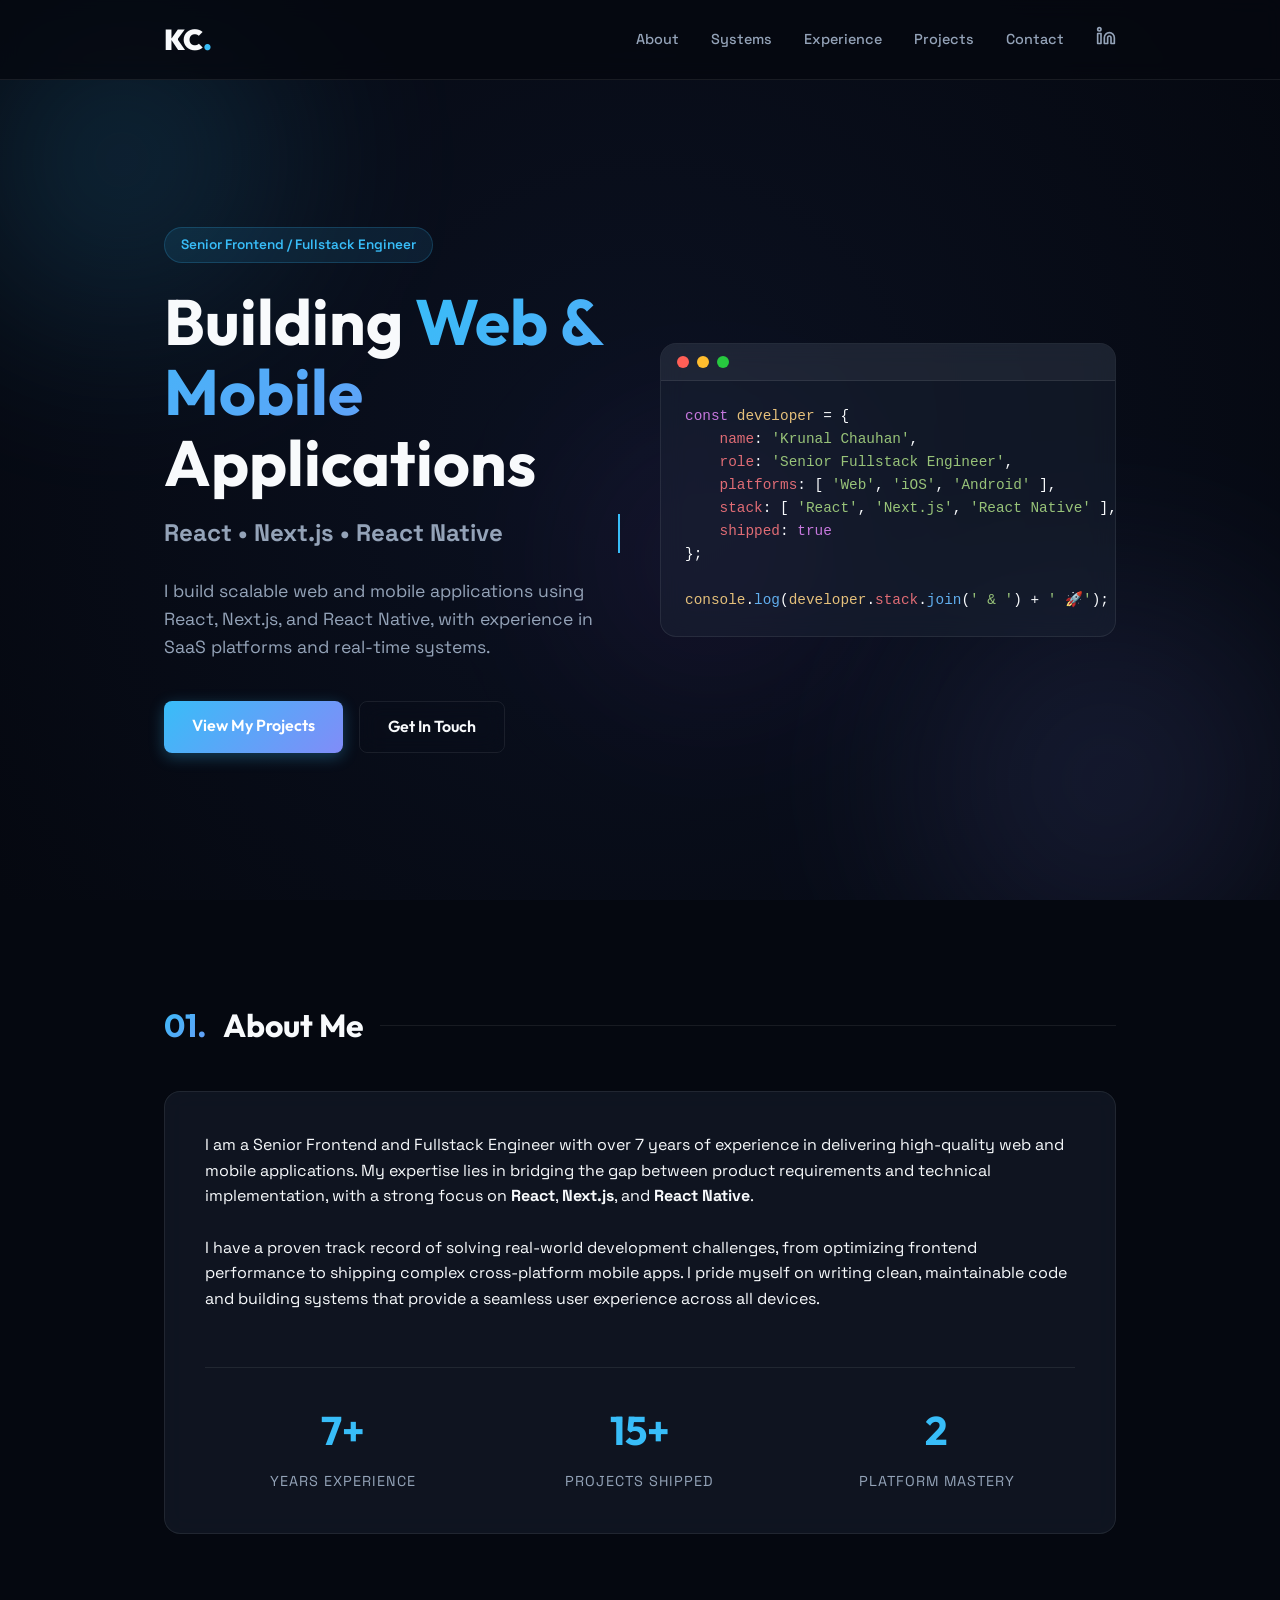
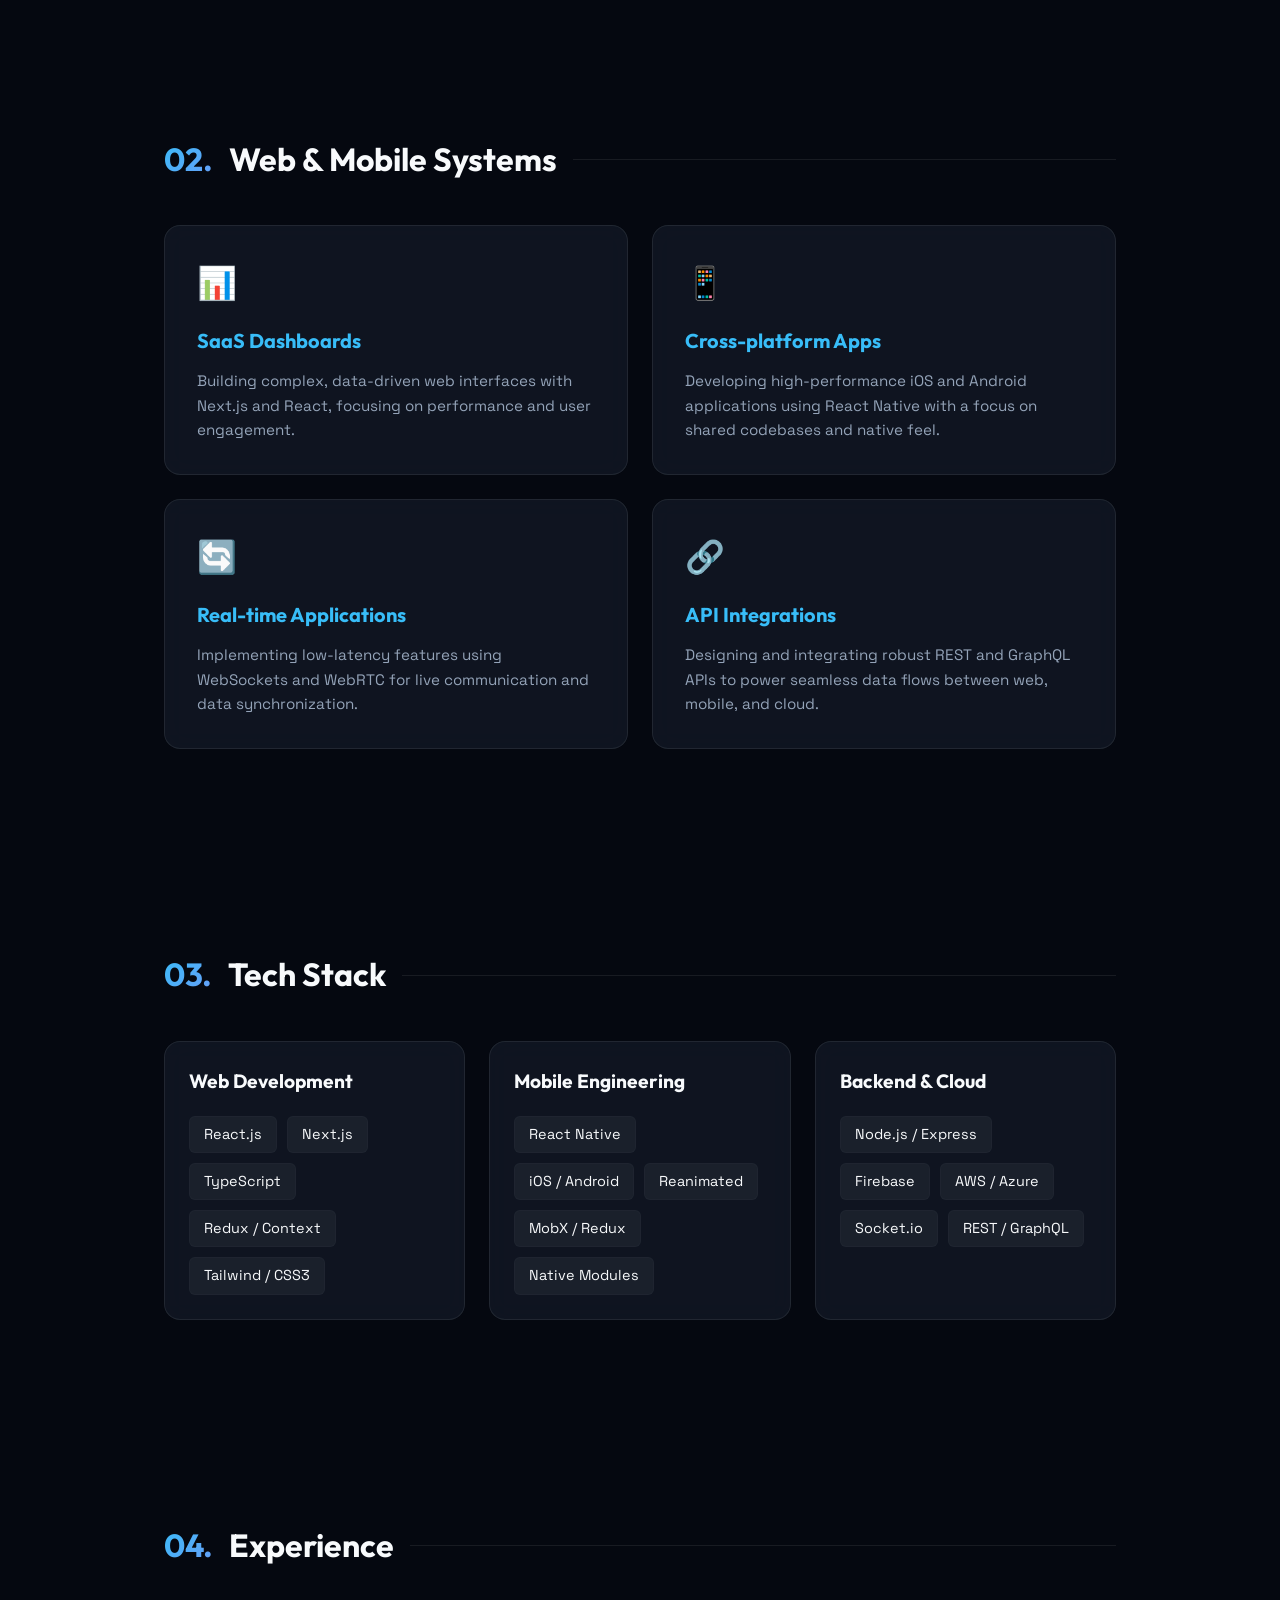
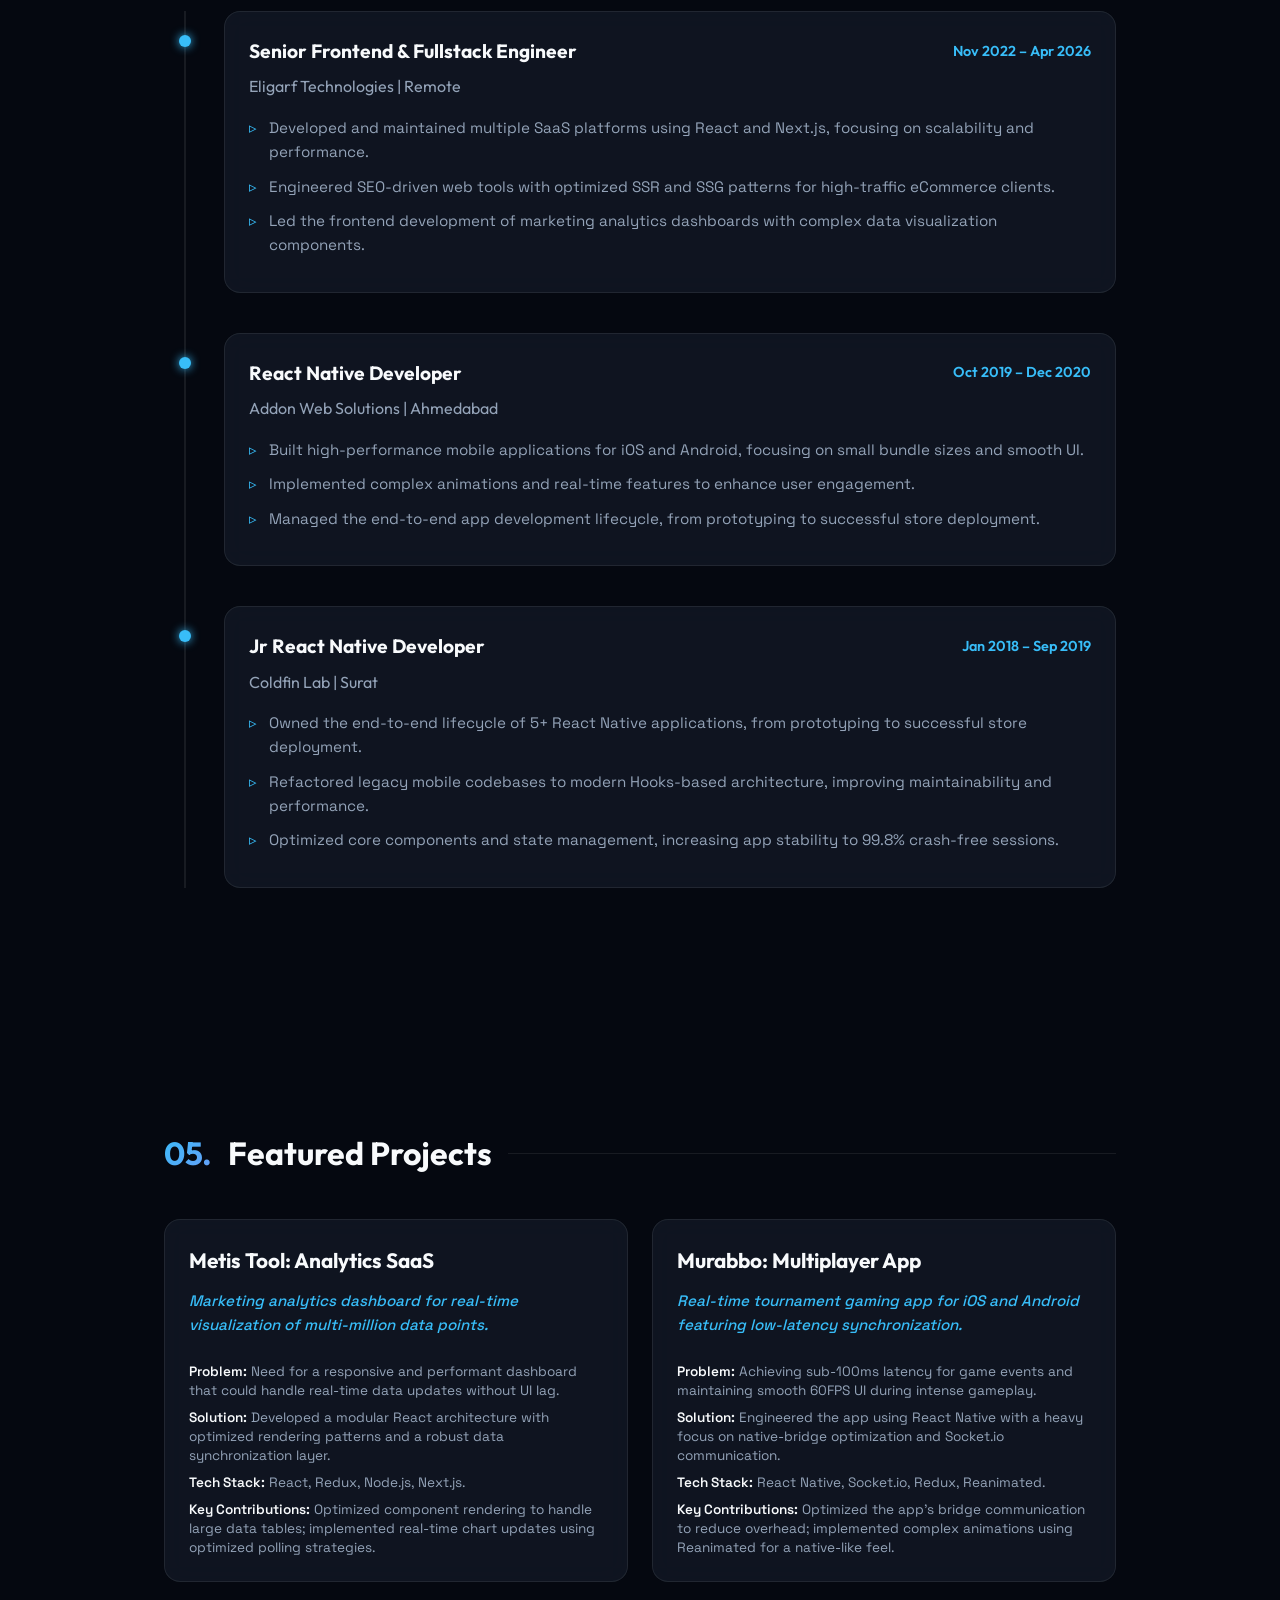
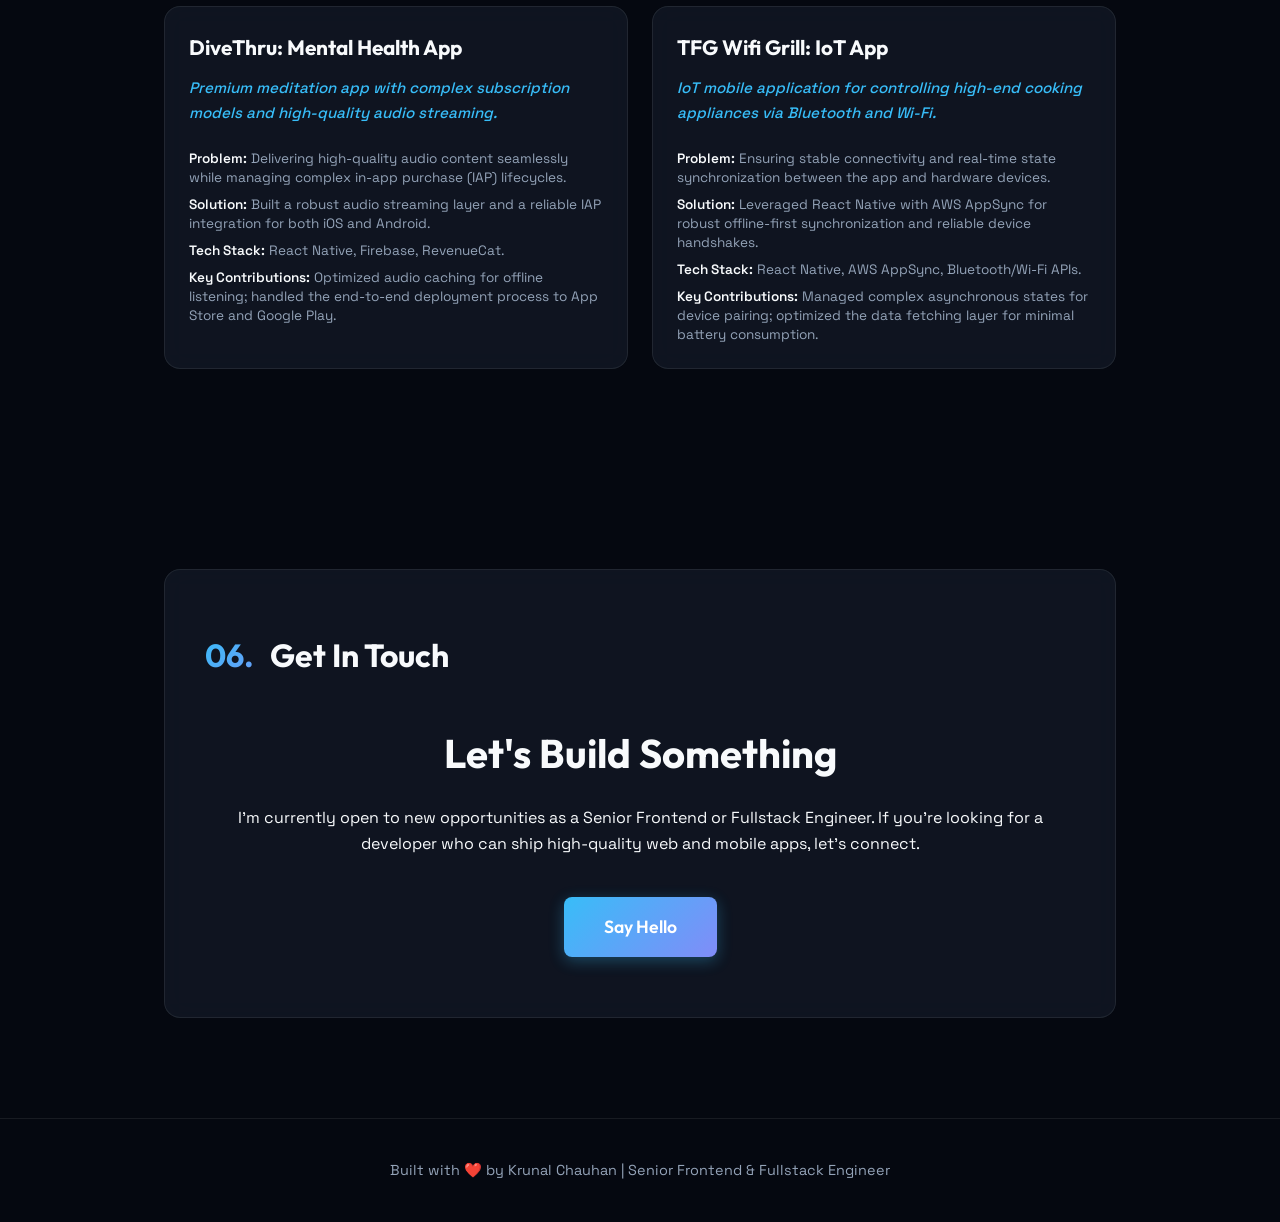
<file: index.html>
<!DOCTYPE html>
<html lang="en">

<head>
    <meta charset="UTF-8">
    <meta name="viewport" content="width=device-width, initial-scale=1.0">
    <title>Krunal Chauhan | Senior Frontend & Fullstack Engineer</title>

    <!-- Primary Meta Tags -->
    <meta name="title" content="Krunal Chauhan | Senior Frontend & Fullstack Engineer">
    <meta name="description"
        content="Senior Frontend and Fullstack Engineer specializing in scalable web and mobile applications. Expert in React, Next.js, and React Native for SaaS and real-time systems.">
    <meta name="keywords"
        content="Krunal Chauhan, Senior Frontend Engineer, Fullstack Developer, React Native, React.js, Next.js, SaaS, Mobile App Development">
    <meta name="author" content="Krunal Chauhan">
    <meta name="robots" content="index, follow">
    <meta name="google-site-verification" content="lyGJl-vVJK7asT3OGb6gschue_wwhe8Gmz9ntDX6K-c" />

    <!-- Open Graph / Facebook -->
    <meta property="og:type" content="website">
    <meta property="og:url" content="https://krunalchauhan.com/">
    <meta property="og:title" content="Krunal Chauhan | Senior Frontend & Fullstack Engineer">
    <meta property="og:description"
        content="I build scalable web and mobile applications using React, Next.js, and React Native, with experience in SaaS platforms and real-time systems.">

    <!-- Twitter -->
    <meta property="twitter:card" content="summary_large_image">
    <meta property="twitter:url" content="https://krunalchauhan.com/">
    <meta property="twitter:title" content="Krunal Chauhan | Senior Frontend & Fullstack Engineer">
    <meta property="twitter:description"
        content="I build scalable web and mobile applications using React, Next.js, and React Native, with experience in SaaS platforms and real-time systems.">

    <!-- Google Fonts -->
    <link rel="preconnect" href="https://fonts.googleapis.com">
    <link rel="preconnect" href="https://fonts.gstatic.com" crossorigin>
    <link
        href="https://fonts.googleapis.com/css2?family=Outfit:wght@300;400;500;700;900&family=Space+Grotesk:wght@400;600&display=swap"
        rel="stylesheet">
    <link rel="stylesheet" href="style.css">
</head>

<body>
    <!-- Abstract Background -->
    <div class="bg-mesh">
        <div class="blob blob-1"></div>
        <div class="blob blob-2"></div>
        <div class="blob blob-3"></div>
    </div>

    <!-- Navigation -->
    <nav class="navbar">
        <div class="nav-content">
            <a href="#hero" class="logo">KC<span class="dot">.</span></a>
            <ul class="nav-links">
                <li><a href="#about">About</a></li>
                <li><a href="#systems">Systems</a></li>
                <li><a href="#experience">Experience</a></li>
                <li><a href="#projects">Projects</a></li>
                <li><a href="#contact">Contact</a></li>
                <li><a href="https://linkedin.com/in/krunal-chauhan-104ba1167" target="_blank" rel="noopener noreferrer"
                        class="nav-icon" title="LinkedIn Profile"><svg xmlns="http://www.w3.org/2000/svg" width="20"
                            height="20" viewBox="0 0 24 24" fill="none" stroke="currentColor" stroke-width="2"
                            stroke-linecap="round" stroke-linejoin="round">
                            <path d="M16 8a6 6 0 0 1 6 6v7h-4v-7a2 2 0 0 0-2-2 2 2 0 0 0-2 2v7h-4v-7a6 6 0 0 1 6-6z">
                            </path>
                            <rect x="2" y="9" width="4" height="12"></rect>
                            <circle cx="4" cy="4" r="2"></circle>
                        </svg></a></li>
            </ul>
        </div>
    </nav>

    <main class="container">
        <!-- Hero Section -->
        <section id="hero" class="hero">
            <div class="hero-content fade-in-up">
                <span class="badge">Senior Frontend / Fullstack Engineer</span>
                <h1 class="hero-title">
                    Building <span class="gradient-text">Web & Mobile</span> Applications
                </h1>
                <h2 class="hero-subtitle type-effect">React • Next.js • React Native</h2>
                <p class="hero-desc">
                    I build scalable web and mobile applications using React, Next.js, and React Native, with experience
                    in SaaS platforms and real-time systems.
                </p>
                <div class="hero-actions">
                    <a href="#projects" class="btn btn-primary">View My Projects</a>
                    <a href="#contact" class="btn btn-secondary">Get In Touch</a>
                </div>
            </div>
            <div class="hero-visual fade-in-up delay-1">
                <div class="code-window glass-panel">
                    <div class="window-header">
                        <span class="circle red"></span>
                        <span class="circle yellow"></span>
                        <span class="circle green"></span>
                    </div>
                    <div class="window-body">
                        <pre><code><span class="keyword">const</span> <span class="variable">developer</span> = {
    <span class="property">name</span>: <span class="string">'Krunal Chauhan'</span>,
    <span class="property">role</span>: <span class="string">'Senior Fullstack Engineer'</span>,
    <span class="property">platforms</span>: [ <span class="string">'Web'</span>, <span class="string">'iOS'</span>, <span class="string">'Android'</span> ],
    <span class="property">stack</span>: [ <span class="string">'React'</span>, <span class="string">'Next.js'</span>, <span class="string">'React Native'</span> ],
    <span class="property">shipped</span>: <span class="keyword">true</span>
};

<span class="variable">console</span>.<span class="method">log</span>(<span class="variable">developer</span>.<span class="property">stack</span>.<span class="method">join</span>(<span class="string">' & '</span>) + <span class="string">' 🚀'</span>);</code></pre>
                    </div>
                </div>
            </div>
        </section>

        <!-- About Section -->
        <section id="about" class="section">
            <h2 class="section-title fade-in-up"><span class="gradient-text">01.</span> About Me</h2>
            <div class="glass-panel p-lg fade-in-up">
                <p>I am a Senior Frontend and Fullstack Engineer with over 7 years of experience in delivering
                    high-quality web and mobile applications. My expertise lies in bridging the gap between product
                    requirements and technical implementation, with a strong focus on <strong>React</strong>,
                    <strong>Next.js</strong>, and <strong>React Native</strong>.
                </p>
                <br>
                <p>I have a proven track record of solving real-world development challenges, from optimizing frontend
                    performance to shipping complex cross-platform mobile apps. I pride myself on writing clean,
                    maintainable code and building systems that provide a seamless user experience across all devices.
                </p>
                <br>
                <div class="stats-grid">
                    <div class="stat-card">
                        <h3 class="stat-num">7+</h3>
                        <p class="stat-label">Years Experience</p>
                    </div>
                    <div class="stat-card">
                        <h3 class="stat-num">15+</h3>
                        <p class="stat-label">Projects Shipped</p>
                    </div>
                    <div class="stat-card">
                        <h3 class="stat-num">2</h3>
                        <p class="stat-label">Platform Mastery</p>
                    </div>
                </div>
            </div>
        </section>

        <!-- Systems I've Built Section -->
        <section id="systems" class="section">
            <h2 class="section-title fade-in-up"><span class="gradient-text">02.</span> Web & Mobile Systems</h2>
            <div class="systems-grid">
                <div class="system-card glass-panel fade-in-up">
                    <div class="system-icon">📊</div>
                    <h3>SaaS Dashboards</h3>
                    <p>Building complex, data-driven web interfaces with Next.js and React, focusing on performance and
                        user engagement.</p>
                </div>
                <div class="system-card glass-panel fade-in-up delay-1">
                    <div class="system-icon">📱</div>
                    <h3>Cross-platform Apps</h3>
                    <p>Developing high-performance iOS and Android applications using React Native with a focus on
                        shared codebases and native feel.</p>
                </div>
                <div class="system-card glass-panel fade-in-up delay-2">
                    <div class="system-icon">🔄</div>
                    <h3>Real-time Applications</h3>
                    <p>Implementing low-latency features using WebSockets and WebRTC for live communication and data
                        synchronization.</p>
                </div>
                <div class="system-card glass-panel fade-in-up delay-3">
                    <div class="system-icon">🔗</div>
                    <h3>API Integrations</h3>
                    <p>Designing and integrating robust REST and GraphQL APIs to power seamless data flows between web,
                        mobile, and cloud.</p>
                </div>
            </div>
        </section>

        <!-- Skills Section -->
        <section id="skills" class="section">
            <h2 class="section-title fade-in-up"><span class="gradient-text">03.</span> Tech Stack</h2>
            <div class="skills-container">
                <div class="skill-category glass-panel fade-in-up">
                    <h3>Web Development</h3>
                    <ul class="skill-tags">
                        <li>React.js</li>
                        <li>Next.js</li>
                        <li>TypeScript</li>
                        <li>Redux / Context</li>
                        <li>Tailwind / CSS3</li>
                    </ul>
                </div>
                <div class="skill-category glass-panel fade-in-up delay-1">
                    <h3>Mobile Engineering</h3>
                    <ul class="skill-tags">
                        <li>React Native</li>
                        <li>iOS / Android</li>
                        <li>Reanimated</li>
                        <li>MobX / Redux</li>
                        <li>Native Modules</li>
                    </ul>
                </div>
                <div class="skill-category glass-panel fade-in-up delay-2">
                    <h3>Backend & Cloud</h3>
                    <ul class="skill-tags">
                        <li>Node.js / Express</li>
                        <li>Firebase</li>
                        <li>AWS / Azure</li>
                        <li>Socket.io</li>
                        <li>REST / GraphQL</li>
                    </ul>
                </div>
            </div>
        </section>

        <!-- Experience Section -->
        <section id="experience" class="section">
            <h2 class="section-title fade-in-up"><span class="gradient-text">04.</span> Experience</h2>
            <div class="timeline">
                <div class="timeline-item fade-in-up">
                    <div class="timeline-dot"></div>
                    <div class="glass-panel">
                        <div class="timeline-header">
                            <h3>Senior Frontend & Fullstack Engineer</h3>
                            <span class="timeline-date">Nov 2022 – Apr 2026</span>
                        </div>
                        <h4 class="timeline-company">Eligarf Technologies | Remote</h4>
                        <ul class="timeline-list">
                            <li>Developed and maintained multiple SaaS platforms using React and Next.js, focusing on
                                scalability and performance.</li>
                            <li>Engineered SEO-driven web tools with optimized SSR and SSG patterns for high-traffic
                                eCommerce clients.</li>
                            <li>Led the frontend development of marketing analytics dashboards with complex data
                                visualization components.</li>
                        </ul>
                    </div>
                </div>

                <div class="timeline-item fade-in-up">
                    <div class="timeline-dot"></div>
                    <div class="glass-panel">
                        <div class="timeline-header">
                            <h3>React Native Developer</h3>
                            <span class="timeline-date">Oct 2019 – Dec 2020</span>
                        </div>
                        <h4 class="timeline-company">Addon Web Solutions | Ahmedabad</h4>
                        <ul class="timeline-list">
                            <li>Built high-performance mobile applications for iOS and Android, focusing on small bundle
                                sizes and smooth UI.</li>
                            <li>Implemented complex animations and real-time features to enhance user engagement.</li>
                            <li>Managed the end-to-end app development lifecycle, from prototyping to successful store
                                deployment.</li>
                        </ul>
                    </div>
                </div>

                <div class="timeline-item fade-in-up">
                    <div class="timeline-dot"></div>
                    <div class="glass-panel">
                        <div class="timeline-header">
                            <h3>Jr React Native Developer</h3>
                            <span class="timeline-date">Jan 2018 – Sep 2019</span>
                        </div>
                        <h4 class="timeline-company">Coldfin Lab | Surat</h4>
                        <ul class="timeline-list">
                            <li>Owned the end-to-end lifecycle of 5+ React Native applications, from prototyping to
                                successful store deployment.</li>
                            <li>Refactored legacy mobile codebases to modern Hooks-based architecture, improving
                                maintainability and performance.</li>
                            <li>Optimized core components and state management, increasing app stability to 99.8%
                                crash-free sessions.</li>
                        </ul>
                    </div>
                </div>
            </div>
        </section>

        <!-- Projects Section -->
        <section id="projects" class="section">
            <h2 class="section-title fade-in-up"><span class="gradient-text">05.</span> Featured Projects</h2>
            <div class="projects-grid">
                <!-- Project 1: Metis Tool -->
                <div class="project-card glass-panel fade-in-up">
                    <div class="project-content">
                        <h3>Metis Tool: Analytics SaaS</h3>
                        <p class="project-summary">Marketing analytics dashboard for real-time visualization of
                            multi-million data points.</p>
                        <div class="project-details">
                            <div class="detail-item"><strong>Problem:</strong> Need for a responsive and performant
                                dashboard that could handle real-time data updates without UI lag.</div>
                            <div class="detail-item"><strong>Solution:</strong> Developed a modular React architecture
                                with optimized rendering patterns and a robust data synchronization layer.</div>
                            <div class="detail-item"><strong>Tech Stack:</strong> React, Redux, Node.js, Next.js.</div>
                            <div class="detail-item"><strong>Key Contributions:</strong> Optimized component rendering
                                to handle large data tables; implemented real-time chart updates using optimized polling
                                strategies.</div>
                        </div>
                    </div>
                </div>

                <!-- Project 2: Murabbo Multiplayer -->
                <div class="project-card glass-panel fade-in-up delay-1">
                    <div class="project-content">
                        <h3>Murabbo: Multiplayer App</h3>
                        <p class="project-summary">Real-time tournament gaming app for iOS and Android featuring
                            low-latency synchronization.</p>
                        <div class="project-details">
                            <div class="detail-item"><strong>Problem:</strong> Achieving sub-100ms latency for game
                                events and maintaining smooth 60FPS UI during intense gameplay.</div>
                            <div class="detail-item"><strong>Solution:</strong> Engineered the app using React Native
                                with a heavy focus on native-bridge optimization and Socket.io communication.</div>
                            <div class="detail-item"><strong>Tech Stack:</strong> React Native, Socket.io, Redux,
                                Reanimated.</div>
                            <div class="detail-item"><strong>Key Contributions:</strong> Optimized the app's bridge
                                communication to reduce overhead; implemented complex animations using Reanimated for a
                                native-like feel.</div>
                        </div>
                    </div>
                </div>

                <!-- Project 3: DiveThru -->
                <div class="project-card glass-panel fade-in-up">
                    <div class="project-content">
                        <h3>DiveThru: Mental Health App</h3>
                        <p class="project-summary">Premium meditation app with complex subscription models and
                            high-quality audio streaming.</p>
                        <div class="project-details">
                            <div class="detail-item"><strong>Problem:</strong> Delivering high-quality audio content
                                seamlessly while managing complex in-app purchase (IAP) lifecycles.</div>
                            <div class="detail-item"><strong>Solution:</strong> Built a robust audio streaming layer and
                                a reliable IAP integration for both iOS and Android.</div>
                            <div class="detail-item"><strong>Tech Stack:</strong> React Native, Firebase, RevenueCat.
                            </div>
                            <div class="detail-item"><strong>Key Contributions:</strong> Optimized audio caching for
                                offline listening; handled the end-to-end deployment process to App Store and Google
                                Play.</div>
                        </div>
                    </div>
                </div>

                <!-- Project 4: TFG Wifi Grill -->
                <div class="project-card glass-panel fade-in-up delay-1">
                    <div class="project-content">
                        <h3>TFG Wifi Grill: IoT App</h3>
                        <p class="project-summary">IoT mobile application for controlling high-end cooking appliances
                            via Bluetooth and Wi-Fi.</p>
                        <div class="project-details">
                            <div class="detail-item"><strong>Problem:</strong> Ensuring stable connectivity and
                                real-time state synchronization between the app and hardware devices.</div>
                            <div class="detail-item"><strong>Solution:</strong> Leveraged React Native with AWS AppSync
                                for robust offline-first synchronization and reliable device handshakes.</div>
                            <div class="detail-item"><strong>Tech Stack:</strong> React Native, AWS AppSync,
                                Bluetooth/Wi-Fi APIs.</div>
                            <div class="detail-item"><strong>Key Contributions:</strong> Managed complex asynchronous
                                states for device pairing; optimized the data fetching layer for minimal battery
                                consumption.</div>
                        </div>
                    </div>
                </div>
            </div>
        </section>

        <!-- Contact Section -->
        <section id="contact" class="section contact-section fade-in-up">
            <div class="glass-panel text-center p-xl">
                <h2 class="section-title no-line"><span class="gradient-text">06.</span> Get In Touch</h2>
                <h3 class="display-sm">Let's Build Something</h3>
                <p class="mb-lg">I'm currently open to new opportunities as a Senior Frontend or Fullstack Engineer. If
                    you're looking for a developer who can ship high-quality web and mobile apps, let's connect.</p>
                <a href="mailto:krunalc58@gmail.com" class="btn btn-primary btn-lg">Say Hello</a>
            </div>
        </section>
    </main>

    <footer>
        <p>Built with ❤️ by Krunal Chauhan | Senior Frontend & Fullstack Engineer</p>
    </footer>

    <script src="script.js"></script>
</body>

</html>
</file>
<file: style.css>
:root {
    --bg-color: #050810;
    --text-primary: #f8fafc;
    --text-secondary: #94a3b8;
    --accent-primary: #38bdf8;
    --accent-secondary: #818cf8;
    --glass-bg: rgba(30, 41, 59, 0.4);
    --glass-border: rgba(255, 255, 255, 0.08);
    --nav-height: 80px;
    --max-width: 1000px;
}

* {
    margin: 0;
    padding: 0;
    box-sizing: border-box;
}

html {
    scroll-behavior: smooth;
    overflow-x: hidden;
}

body {
    font-family: 'Space Grotesk', -apple-system, sans-serif;
    background-color: var(--bg-color);
    color: var(--text-primary);
    line-height: 1.6;
    overflow-x: hidden;
    position: relative;
}

h1, h2, h3, h4, h5, h6, .logo {
    font-family: 'Outfit', sans-serif;
}

/* Animations */
@keyframes fadeIn {
    from { opacity: 0; transform: translateY(20px); }
    to { opacity: 1; transform: translateY(0); }
}

@keyframes float {
    0% { transform: translate(0, 0) scale(1); }
    33% { transform: translate(30px, -50px) scale(1.1); }
    66% { transform: translate(-20px, 20px) scale(0.9); }
    100% { transform: translate(0, 0) scale(1); }
}

@keyframes gradientBg {
    0% { background-position: 0% 50%; }
    50% { background-position: 100% 50%; }
    100% { background-position: 0% 50%; }
}

/* Background Mesh */
.bg-mesh {
    position: fixed;
    top: 0;
    left: 0;
    width: 100vw;
    height: 100vh;
    z-index: -1;
    overflow: hidden;
    background: radial-gradient(circle at center, #0B1121 0%, #050810 100%);
}

.blob {
    position: absolute;
    filter: blur(80px);
    opacity: 0.5;
    border-radius: 50%;
    animation: float 20s infinite ease-in-out;
}

.blob-1 {
    top: -10%;
    left: -10%;
    width: 500px;
    height: 500px;
    background: radial-gradient(circle, rgba(56, 189, 248, 0.4) 0%, rgba(0,0,0,0) 70%);
}

.blob-2 {
    bottom: -20%;
    right: -10%;
    width: 600px;
    height: 600px;
    background: radial-gradient(circle, rgba(129, 140, 248, 0.3) 0%, rgba(0,0,0,0) 70%);
    animation-delay: -5s;
}

.blob-3 {
    top: 40%;
    left: 40%;
    width: 400px;
    height: 400px;
    background: radial-gradient(circle, rgba(168, 85, 247, 0.2) 0%, rgba(0,0,0,0) 70%);
    animation-delay: -10s;
}

/* Reusables */
.container {
    max-width: var(--max-width);
    margin: 0 auto;
    padding: 0 24px;
    width: 100%;
}

.gradient-text {
    background: linear-gradient(135deg, var(--accent-primary), var(--accent-secondary));
    -webkit-background-clip: text;
    background-clip: text;
    -webkit-text-fill-color: transparent;
    background-size: 200% auto;
    animation: gradientBg 5s ease infinite;
}

.glass-panel {
    background: var(--glass-bg);
    backdrop-filter: blur(12px);
    -webkit-backdrop-filter: blur(12px);
    border: 1px solid var(--glass-border);
    border-radius: 16px;
    padding: 24px;
    transition: transform 0.3s ease, border-color 0.3s ease;
}

.glass-panel:hover {
    transform: translateY(-4px);
    border-color: rgba(255, 255, 255, 0.15);
}

.p-lg { padding: 40px; }
.p-xl { padding: 60px 40px; }
.text-center { text-align: center; }
.mb-lg { margin-bottom: 40px; }
.display-sm { font-size: 2.5rem; margin-bottom: 20px; font-weight: 700; }

.section-title {
    font-size: 2rem;
    font-weight: 700;
    margin-bottom: 40px;
    display: flex;
    align-items: center;
    gap: 16px;
}

.section-title:not(.no-line)::after {
    content: "";
    flex: 1;
    height: 1px;
    background: var(--glass-border);
}

.section {
    padding: 100px 0;
}

/* Buttons */
.btn {
    display: inline-block;
    padding: 12px 28px;
    border-radius: 8px;
    font-weight: 600;
    text-decoration: none;
    transition: all 0.3s ease;
    font-family: 'Outfit', sans-serif;
    cursor: pointer;
}

.btn-primary {
    background: linear-gradient(135deg, var(--accent-primary), var(--accent-secondary));
    color: #fff;
    border: none;
    box-shadow: 0 4px 15px rgba(56, 189, 248, 0.3);
}

.btn-primary:hover {
    box-shadow: 0 6px 20px rgba(56, 189, 248, 0.5);
    transform: translateY(-2px);
}

.btn-secondary {
    background: transparent;
    color: var(--text-primary);
    border: 1px solid var(--glass-border);
    backdrop-filter: blur(10px);
}

.btn-secondary:hover {
    border-color: var(--accent-primary);
    color: var(--accent-primary);
}

.btn-lg {
    padding: 16px 40px;
    font-size: 1.1rem;
}

/* Navigation */
.navbar {
    position: fixed;
    top: 0;
    width: 100%;
    height: var(--nav-height);
    background: rgba(5, 8, 16, 0.8);
    backdrop-filter: blur(10px);
    z-index: 1000;
    border-bottom: 1px solid var(--glass-border);
}

.nav-content {
    max-width: var(--max-width);
    margin: 0 auto;
    padding: 0 24px;
    height: 100%;
    display: flex;
    justify-content: space-between;
    align-items: center;
}

.logo {
    font-size: 1.8rem;
    font-weight: 900;
    text-decoration: none;
    color: var(--text-primary);
}

.logo .dot {
    color: var(--accent-primary);
}

.nav-links {
    display: flex;
    list-style: none;
    gap: 32px;
}

.nav-links a {
    text-decoration: none;
    color: var(--text-secondary);
    font-weight: 500;
    font-size: 0.9rem;
    transition: color 0.3s ease;
}

.nav-links a:hover {
    color: var(--accent-primary);
}

/* Hero Section */
.hero {
    min-height: 100vh;
    display: grid;
    grid-template-columns: 1fr 1fr;
    align-items: center;
    gap: 40px;
    padding-top: var(--nav-height);
    width: 100%;
}

.hero-content, .hero-visual {
    min-width: 0;
}

.badge {
    display: inline-block;
    padding: 6px 16px;
    border-radius: 20px;
    background: rgba(56, 189, 248, 0.1);
    border: 1px solid rgba(56, 189, 248, 0.2);
    color: var(--accent-primary);
    font-size: 0.85rem;
    font-weight: 600;
    margin-bottom: 24px;
}

.hero-title {
    font-size: 4rem;
    line-height: 1.1;
    margin-bottom: 16px;
}

.hero-subtitle {
    font-size: 1.5rem;
    color: var(--text-secondary);
    margin-bottom: 24px;
    font-family: 'Space Grotesk', sans-serif;
    min-height: 36px;
}

.hero-desc {
    color: var(--text-secondary);
    font-size: 1.1rem;
    margin-bottom: 40px;
    max-width: 480px;
}

.hero-actions {
    display: flex;
    gap: 16px;
}

.code-window {
    padding: 0;
    overflow: hidden;
    font-family: 'Fira Code', monospace;
    font-size: 0.9rem;
}

.window-header {
    background: rgba(255, 255, 255, 0.05);
    padding: 12px 16px;
    display: flex;
    gap: 8px;
    border-bottom: 1px solid var(--glass-border);
}

.circle { width: 12px; height: 12px; border-radius: 50%; }
.circle.red { background: #ff5f56; }
.circle.yellow { background: #ffbd2e; }
.circle.green { background: #27c93f; }

.window-body {
    padding: 24px;
    overflow-x: auto;
}

.keyword { color: #c678dd; }
.variable { color: #e5c07b; }
.property { color: #e06c75; }
.string { color: #98c379; }
.number { color: #d19a66; }
.method { color: #61afef; }

/* Stats Grid */
.stats-grid {
    display: grid;
    grid-template-columns: repeat(3, 1fr);
    gap: 20px;
    margin-top: 30px;
    border-top: 1px solid var(--glass-border);
    padding-top: 30px;
}

.stat-card { text-align: center; }
.stat-num { font-size: 2.5rem; color: var(--accent-primary); font-weight: 700; margin-bottom: 8px; }
.stat-label { color: var(--text-secondary); font-size: 0.9rem; text-transform: uppercase; letter-spacing: 1px; }

/* Systems Grid */
.systems-grid {
    display: grid;
    grid-template-columns: repeat(2, 1fr);
    gap: 24px;
}

.system-card {
    padding: 32px;
}

.system-icon {
    font-size: 2rem;
    margin-bottom: 16px;
}

.system-card h3 {
    font-size: 1.25rem;
    margin-bottom: 12px;
    color: var(--accent-primary);
}

.system-card p {
    font-size: 0.95rem;
    color: var(--text-secondary);
}


/* Skills Section */
.skills-container {
    display: grid;
    grid-template-columns: repeat(3, 1fr);
    gap: 24px;
}

.skill-category h3 {
    margin-bottom: 20px;
    font-size: 1.2rem;
    color: var(--text-primary);
}

.skill-tags {
    list-style: none;
    display: flex;
    flex-wrap: wrap;
    gap: 10px;
}

.skill-tags li {
    background: rgba(255, 255, 255, 0.05);
    padding: 6px 14px;
    border-radius: 6px;
    font-size: 0.9rem;
    border: 1px solid rgba(255,255,255,0.02);
}

/* Timeline */
.timeline {
    position: relative;
}

.timeline::before {
    content: '';
    position: absolute;
    top: 0;
    left: 20px;
    height: 100%;
    width: 2px;
    background: var(--glass-border);
}

.timeline-item {
    position: relative;
    padding-left: 60px;
    margin-bottom: 40px;
}

.timeline-dot {
    position: absolute;
    top: 24px;
    left: 15px;
    width: 12px;
    height: 12px;
    border-radius: 50%;
    background: var(--accent-primary);
    box-shadow: 0 0 10px var(--accent-primary);
}

.timeline-header {
    display: flex;
    justify-content: space-between;
    align-items: center;
    margin-bottom: 8px;
}

.timeline-header h3 { font-size: 1.2rem; color: var(--text-primary); }
.timeline-date { color: var(--accent-primary); font-family: 'Outfit'; font-weight: 600; font-size: 0.9rem; }
.timeline-company { color: var(--text-secondary); font-weight: 400; margin-bottom: 16px; font-size: 1rem; }

.timeline-list {
    list-style: none;
}

.timeline-list li {
    position: relative;
    padding-left: 20px;
    margin-bottom: 10px;
    color: var(--text-secondary);
    font-size: 0.95rem;
}

.timeline-list li::before {
    content: "▹";
    position: absolute;
    left: 0;
    color: var(--accent-primary);
}

/* Projects Grid */
.projects-grid {
    display: grid;
    grid-template-columns: repeat(2, 1fr);
    gap: 24px;
}

.project-card {
    display: flex;
    flex-direction: column;
}

.project-card h3 {
    font-size: 1.3rem;
    margin-bottom: 12px;
    color: var(--text-primary);
}

.project-card p {
    color: var(--text-secondary);
    font-size: 0.95rem;
    margin-bottom: 24px;
    flex-grow: 1;
}

.project-tags {
    display: flex;
    gap: 12px;
    font-size: 0.8rem;
    font-family: 'Fira Code', monospace;
    color: var(--accent-secondary);
}

.project-summary {
    font-style: italic;
    color: var(--accent-primary) !important;
    font-weight: 500;
}

.project-details {
    margin-top: 16px;
    display: flex;
    flex-direction: column;
    gap: 8px;
}

.detail-item {
    font-size: 0.85rem;
    color: var(--text-secondary);
    line-height: 1.4;
}

.detail-item strong {
    color: var(--text-primary);
    font-weight: 600;
}

.project-footer {
    margin-top: auto;
    padding-top: 20px;
}


/* Footer */
footer {
    text-align: center;
    padding: 40px;
    border-top: 1px solid var(--glass-border);
    color: var(--text-secondary);
    font-size: 0.9rem;
}

/* Utilities for JS */
.fade-in-up {
    opacity: 0;
    transform: translateY(30px);
    transition: opacity 0.8s ease, transform 0.8s ease;
}

.fade-in-up.visible {
    opacity: 1;
    transform: translateY(0);
}

.delay-1 { transition-delay: 0.2s; }
.delay-2 { transition-delay: 0.4s; }

/* Responsive Design */
@media (max-width: 860px) {
    .hero {
        grid-template-columns: 1fr;
        text-align: left;
        padding-top: calc(var(--nav-height) + 60px);
        padding-bottom: 60px;
        align-items: flex-start;
        min-height: auto;
        gap: 40px;
    }
    
    .hero-actions { justify-content: flex-start; }
    .hero-desc { margin: 0 0 32px 0; max-width: 100%; }
    .code-window { text-align: left; margin: 0; max-width: 100%; }
    
    .skills-container, .projects-grid {
        grid-template-columns: 1fr;
    }
    
    .stats-grid {
        grid-template-columns: 1fr;
        gap: 20px;
    }

    .systems-grid {
        grid-template-columns: 1fr;
    }

    .timeline-header { flex-direction: column; align-items: flex-start; gap: 4px; }

}

@media (max-width: 600px) {
    .container { padding: 0 16px; }
    .nav-links { display: none; }
    .hero-title { font-size: 2.8rem; }
    .hero-subtitle { font-size: 1.25rem; min-height: 48px; }
    .hero-actions { flex-direction: column; width: 100%; gap: 16px; }
    .hero-actions .btn { width: 100%; text-align: center; }
    .code-window { font-size: 0.8rem; }
    .window-body { padding: 16px; }
    
    .section-title { font-size: 1.6rem; margin-bottom: 30px; gap: 10px; }
    .p-lg { padding: 24px; }
    .p-xl { padding: 40px 20px; }
    .display-sm { font-size: 2rem; }
    
    .timeline-item { padding-left: 36px; margin-bottom: 32px; }
    .timeline::before { left: 10px; }
    .timeline-dot { left: 4px; width: 14px; height: 14px; }
    .timeline-date { margin-bottom: 8px; }
}
</file>
